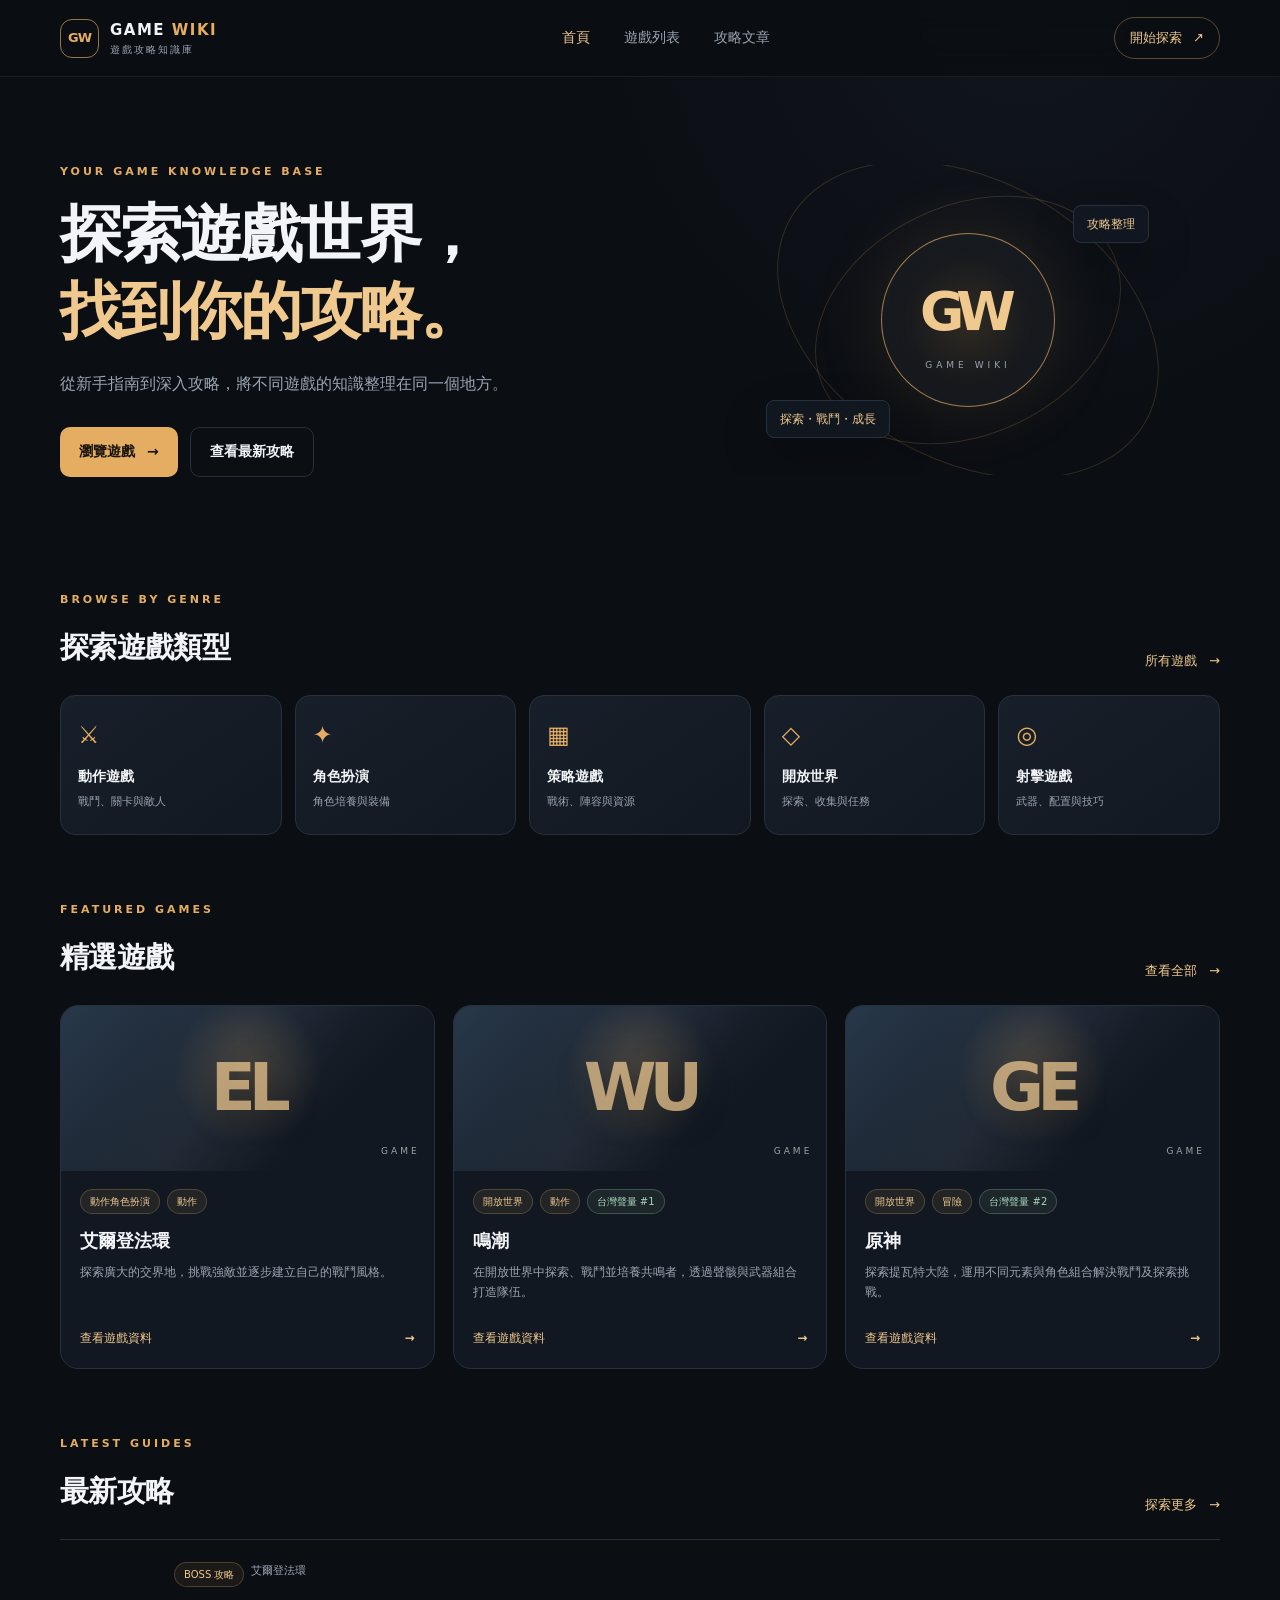
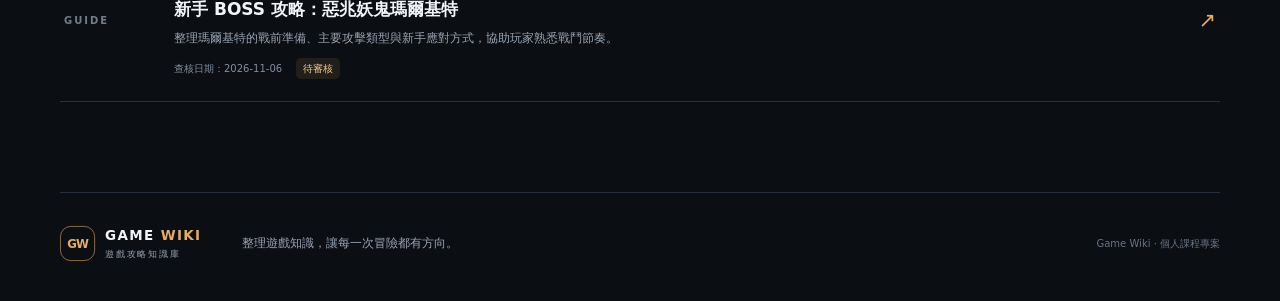
<file: index.html>
<!doctype html>
<html lang="zh-Hant">
<head>
  <meta charset="utf-8">
  <meta name="viewport" content="width=device-width, initial-scale=1">
  <meta name="description" content="Game Wiki 遊戲攻略知識庫，整理不同遊戲的介紹、BOSS 攻略、裝備與實用技巧。">
  <title>Game Wiki｜遊戲攻略知識庫</title>
  <link rel="stylesheet" href="css/style.css">
  <script src="js/data-fallback.js" defer></script>
  <script src="js/main.js" defer></script>
  <script src="js/home.js" defer></script>
</head>
<body>
  <header id="site-header" class="site-header"></header>
  <main>
    <section class="hero container">
      <div class="hero-copy">
        <p class="eyebrow">YOUR GAME KNOWLEDGE BASE</p>
        <h1>探索遊戲世界，<br><span>找到你的攻略。</span></h1>
        <p class="hero-description">從新手指南到深入攻略，將不同遊戲的知識整理在同一個地方。</p>
        <div class="hero-actions">
          <a class="button button-primary" href="games.html">瀏覽遊戲 <span aria-hidden="true">→</span></a>
          <a class="button button-ghost" href="#latest-guides">查看最新攻略</a>
        </div>
      </div>
      <div class="hero-art" aria-label="Game Wiki 遊戲知識庫主視覺">
        <div class="orbit orbit-one"></div><div class="orbit orbit-two"></div>
        <div class="hero-emblem"><span>GW</span><small>GAME WIKI</small></div>
        <div class="floating-tag tag-top">攻略整理</div>
        <div class="floating-tag tag-bottom">探索・戰鬥・成長</div>
      </div>
    </section>

    <section class="container section-block">
      <div class="section-heading">
        <div><p class="eyebrow">BROWSE BY GENRE</p><h2>探索遊戲類型</h2></div>
        <a class="text-link" href="games.html">所有遊戲 <span aria-hidden="true">→</span></a>
      </div>
      <div class="genre-grid">
        <a class="genre-card" href="games.html?genre=動作"><span class="genre-symbol">⚔</span><strong>動作遊戲</strong><small>戰鬥、關卡與敵人</small></a>
        <a class="genre-card" href="games.html?genre=角色扮演"><span class="genre-symbol">✦</span><strong>角色扮演</strong><small>角色培養與裝備</small></a>
        <a class="genre-card" href="games.html?genre=策略"><span class="genre-symbol">▦</span><strong>策略遊戲</strong><small>戰術、陣容與資源</small></a>
        <a class="genre-card" href="games.html?genre=開放世界"><span class="genre-symbol">◇</span><strong>開放世界</strong><small>探索、收集與任務</small></a>
        <a class="genre-card" href="games.html?genre=射擊"><span class="genre-symbol">◎</span><strong>射擊遊戲</strong><small>武器、配置與技巧</small></a>
      </div>
    </section>

    <section class="container section-block">
      <div class="section-heading"><div><p class="eyebrow">FEATURED GAMES</p><h2>精選遊戲</h2></div><a class="text-link" href="games.html">查看全部 <span aria-hidden="true">→</span></a></div>
      <div id="featured-games" class="card-grid"><p class="loading-text">正在載入遊戲資料…</p></div>
    </section>

    <section id="latest-guides" class="container section-block section-last">
      <div class="section-heading"><div><p class="eyebrow">LATEST GUIDES</p><h2>最新攻略</h2></div><a class="text-link" href="games.html">探索更多 <span aria-hidden="true">→</span></a></div>
      <div id="latest-articles" class="article-list"><p class="loading-text">正在載入攻略資料…</p></div>
    </section>
  </main>
  <footer id="site-footer"></footer>
</body>
</html>
</file>
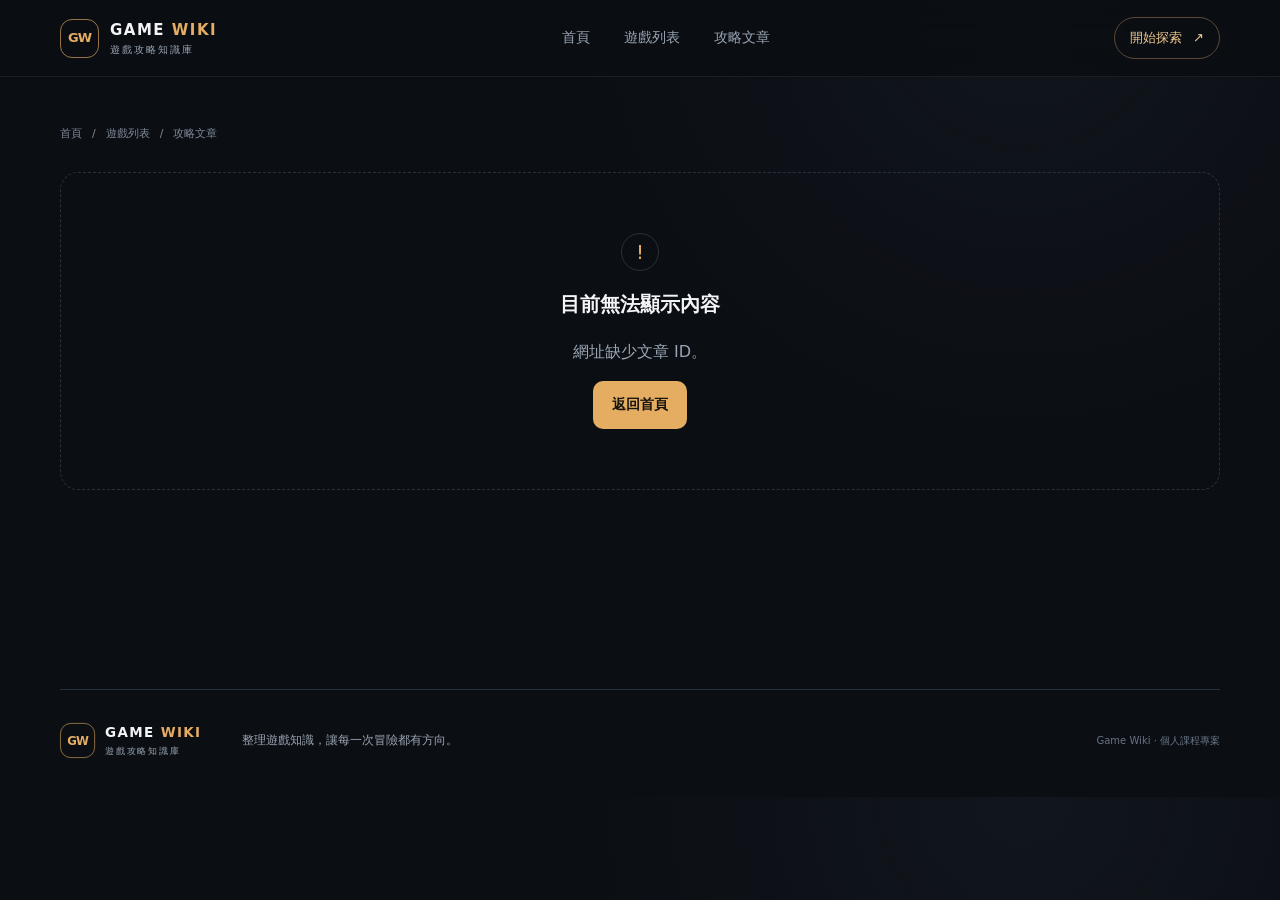
<file: article.html>
<!doctype html>
<html lang="zh-Hant">
<head>
  <meta charset="utf-8"><meta name="viewport" content="width=device-width, initial-scale=1">
  <meta name="description" content="Game Wiki 遊戲攻略文章。">
  <title>攻略文章｜Game Wiki</title>
  <link rel="stylesheet" href="css/style.css"><script src="js/data-fallback.js" defer></script><script src="js/main.js" defer></script><script src="js/article.js" defer></script>
</head>
<body>
  <header id="site-header" class="site-header"></header>
  <main class="container page-main"><nav class="breadcrumbs" aria-label="麵包屑導覽"><a href="index.html">首頁</a><span>/</span><a href="games.html">遊戲列表</a><span>/</span><span>攻略文章</span></nav>
    <div id="article-detail"><p class="loading-text">正在載入攻略文章…</p></div>
  </main>
  <footer id="site-footer"></footer>
</body>
</html>
</file>
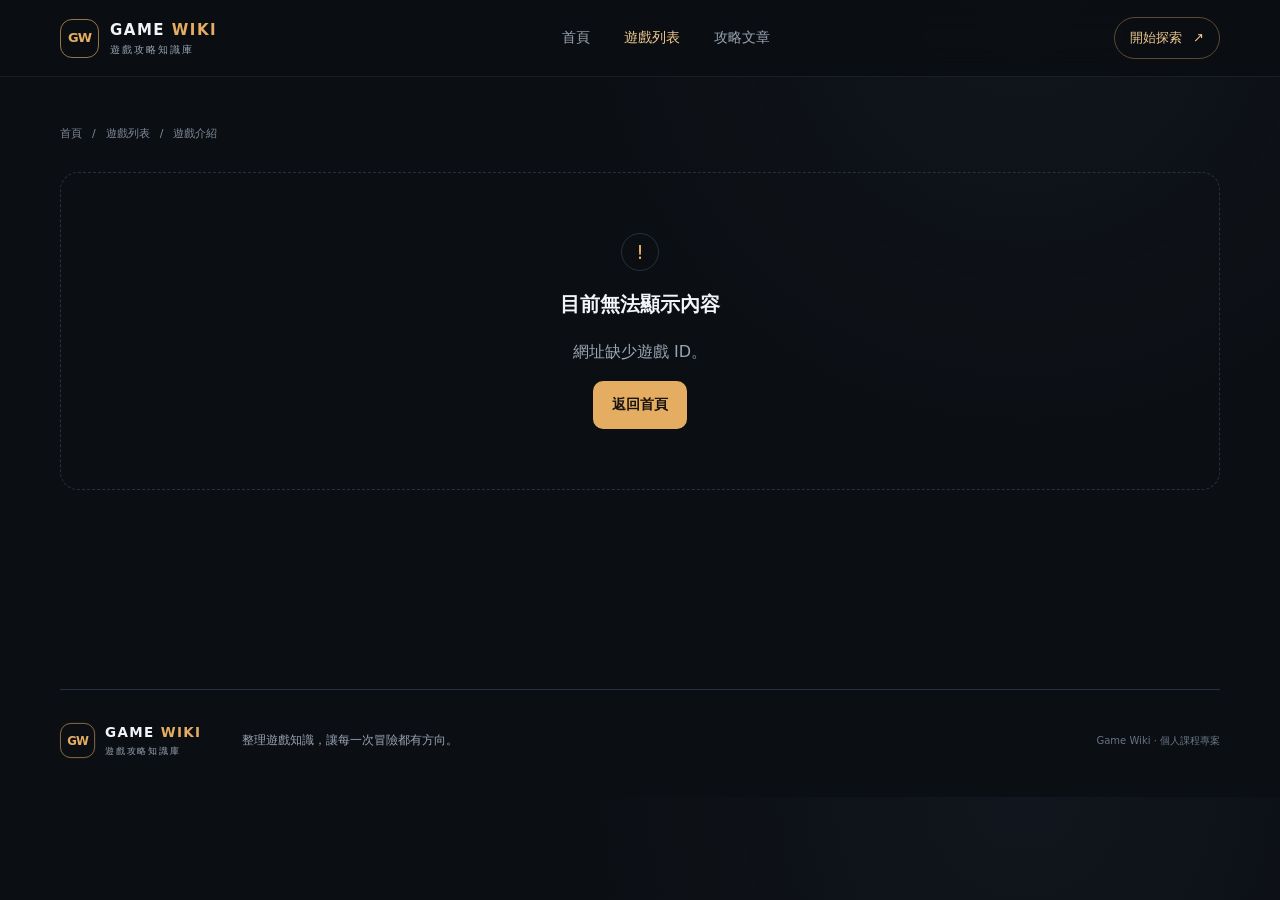
<file: game.html>
<!doctype html>
<html lang="zh-Hant">
<head>
  <meta charset="utf-8"><meta name="viewport" content="width=device-width, initial-scale=1">
  <meta name="description" content="遊戲介紹與相關攻略。">
  <title>遊戲介紹｜Game Wiki</title>
  <link rel="stylesheet" href="css/style.css"><script src="js/data-fallback.js" defer></script><script src="js/main.js" defer></script><script src="js/game.js" defer></script>
</head>
<body>
  <header id="site-header" class="site-header"></header>
  <main class="container page-main"><nav class="breadcrumbs" aria-label="麵包屑導覽"><a href="index.html">首頁</a><span>/</span><a href="games.html">遊戲列表</a><span>/</span><span id="breadcrumb-current">遊戲介紹</span></nav>
    <div id="game-detail"><p class="loading-text">正在載入遊戲資料…</p></div>
  </main>
  <footer id="site-footer"></footer>
</body>
</html>
</file>
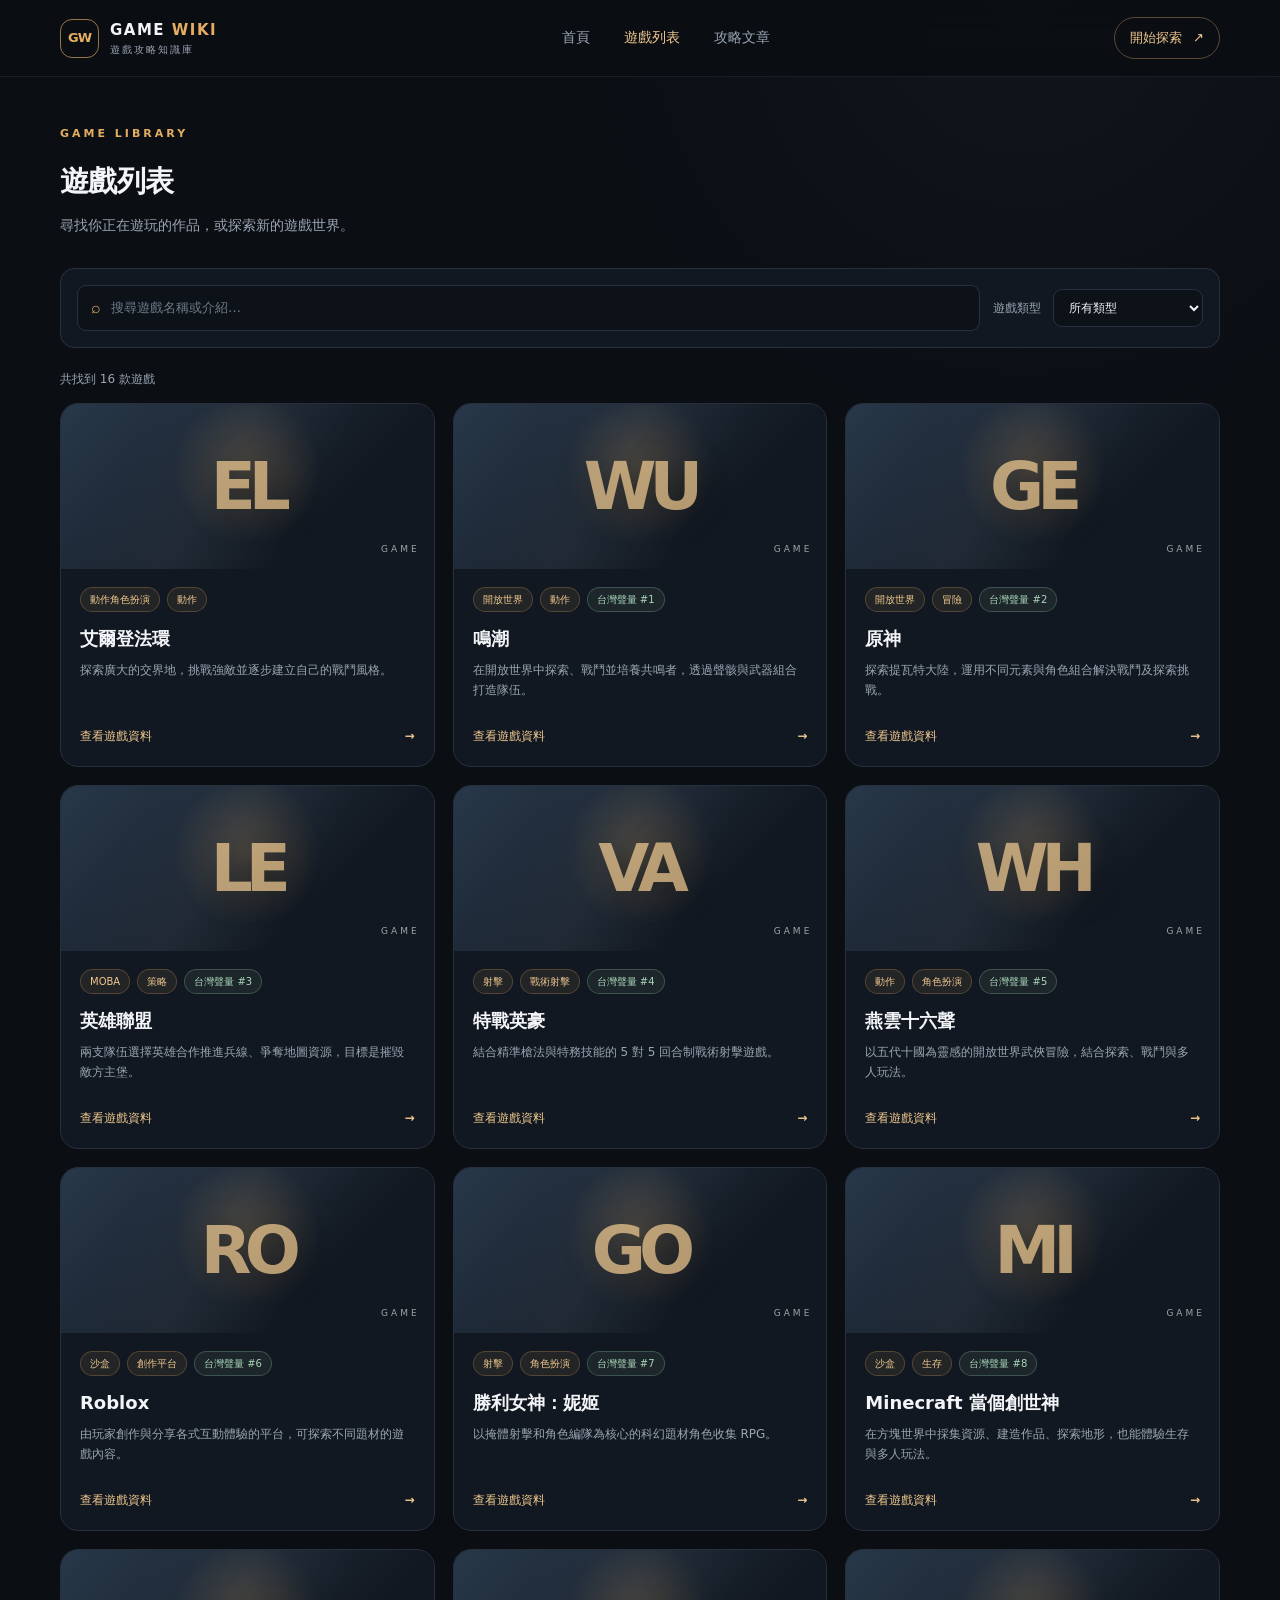
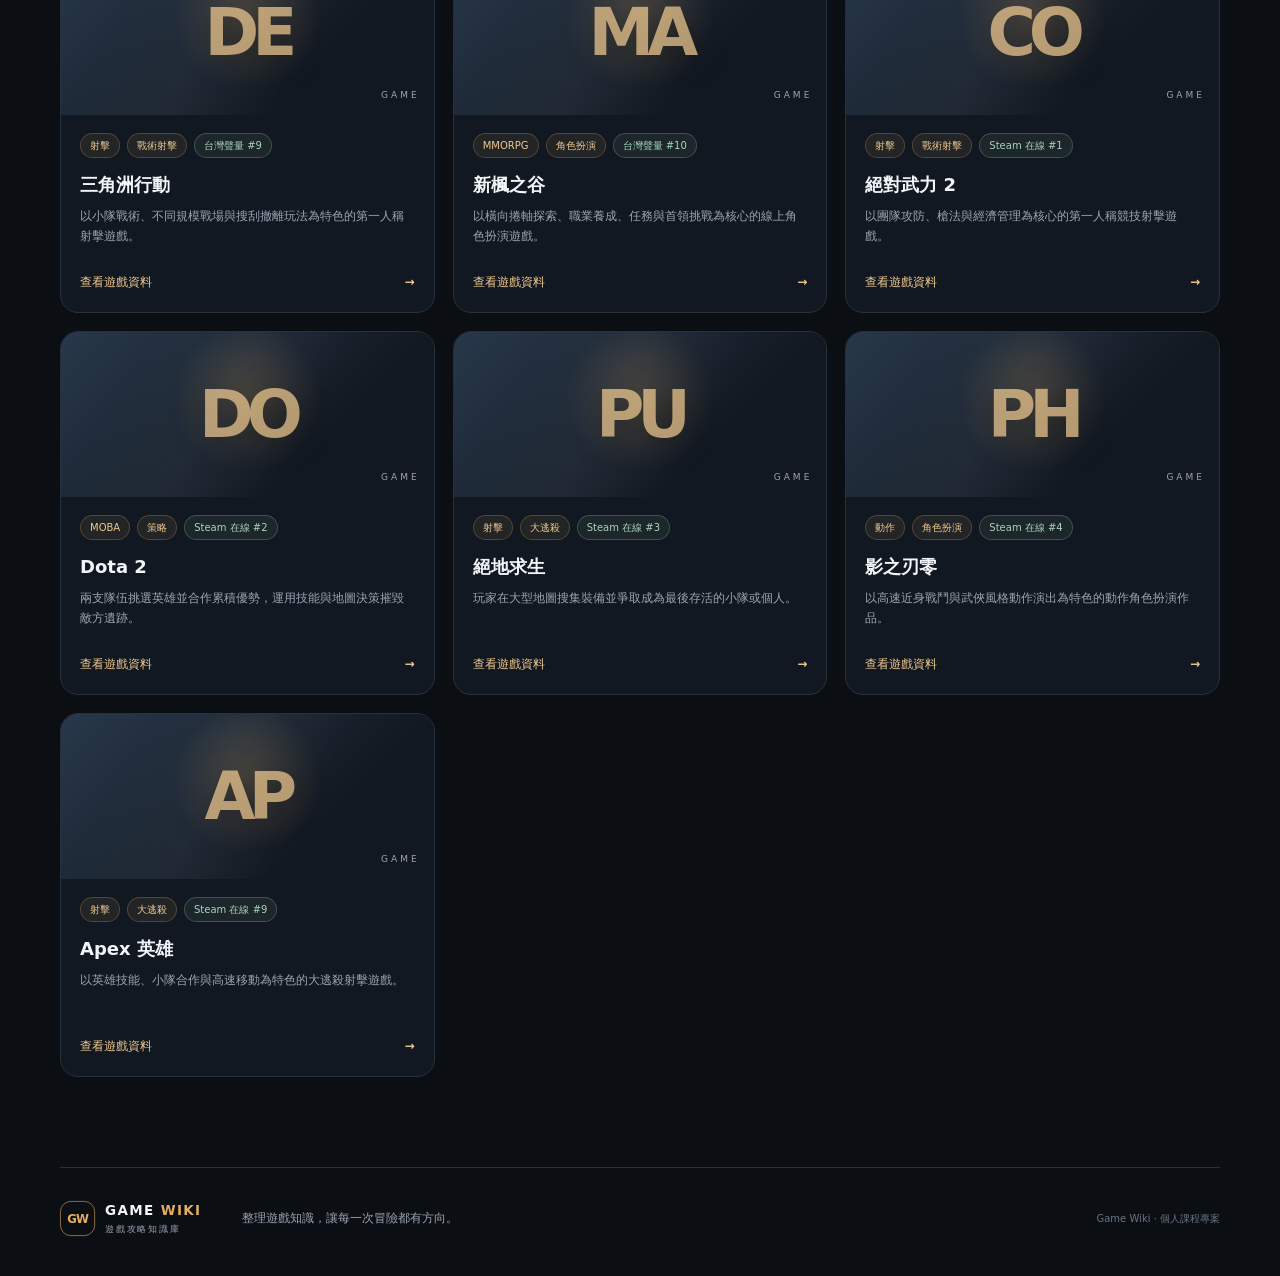
<file: games.html>
<!doctype html>
<html lang="zh-Hant">
<head>
  <meta charset="utf-8"><meta name="viewport" content="width=device-width, initial-scale=1">
  <meta name="description" content="瀏覽 Game Wiki 收錄的遊戲，依名稱搜尋或依遊戲類型篩選。">
  <title>遊戲列表｜Game Wiki</title>
  <link rel="stylesheet" href="css/style.css"><script src="js/data-fallback.js" defer></script><script src="js/main.js" defer></script><script src="js/games.js" defer></script>
</head>
<body>
  <header id="site-header" class="site-header"></header>
  <main class="container page-main">
    <div class="page-title"><p class="eyebrow">GAME LIBRARY</p><h1>遊戲列表</h1><p>尋找你正在遊玩的作品，或探索新的遊戲世界。</p></div>
    <section class="filter-panel" aria-label="搜尋與篩選遊戲">
      <label class="search-box"><span aria-hidden="true">⌕</span><input id="game-search" type="search" placeholder="搜尋遊戲名稱或介紹…" aria-label="搜尋遊戲"></label>
      <label class="select-label">遊戲類型
        <select id="genre-filter"><option value="">所有類型</option></select>
      </label>
    </section>
    <p id="game-count" class="result-count" aria-live="polite"></p>
    <section id="game-list" class="card-grid"><p class="loading-text">正在載入遊戲資料…</p></section>
  </main>
  <footer id="site-footer"></footer>
</body>
</html>
</file>
<file: css/style.css>
:root{--bg:#0b0e13;--panel:#121821;--panel-2:#171f2a;--line:#27313e;--text:#f2f4f7;--muted:#9aa5b3;--accent:#e4ad62;--accent-2:#f0c98f;--green:#93c6a8;--radius:18px;--shadow:0 18px 45px rgba(0,0,0,.22);--max:1160px}
*{box-sizing:border-box}html{scroll-behavior:smooth}body{margin:0;background:radial-gradient(circle at 80% 0%,rgba(60,79,103,.12),transparent 28rem),var(--bg);color:var(--text);font-family:'Noto Sans TC',system-ui,-apple-system,sans-serif;line-height:1.7}a{color:inherit;text-decoration:none}button,input,select{font:inherit}.container{width:min(var(--max),calc(100% - 48px));margin-inline:auto}.site-header{position:sticky;top:0;z-index:20;background:rgba(11,14,19,.88);backdrop-filter:blur(16px);border-bottom:1px solid rgba(255,255,255,.07)}.nav-wrap{min-height:76px;display:flex;align-items:center;justify-content:space-between;gap:28px}.brand{display:inline-flex;align-items:center;gap:11px;font-size:15px;letter-spacing:1.5px;font-weight:700;line-height:1.2}.brand b{color:var(--accent)}.brand small{display:block;color:var(--muted);font-size:10px;letter-spacing:2px;font-weight:500;margin-top:5px}.brand-mark{width:39px;height:39px;display:grid;place-items:center;border:1px solid rgba(228,173,98,.65);border-radius:12px;color:var(--accent);font-size:13px;letter-spacing:-1px}.main-nav{display:flex;align-items:center;gap:34px;color:var(--muted);font-size:14px}.main-nav a{transition:color .2s}.main-nav a:hover,.main-nav a[aria-current=page]{color:var(--accent-2)}.nav-cta{border:1px solid #5a4935;padding:9px 15px;border-radius:999px;color:var(--accent-2);font-size:13px}.nav-cta span{margin-left:7px}.hero{min-height:475px;display:grid;grid-template-columns:1.1fr .9fr;align-items:center;gap:40px;padding-block:76px 65px}.eyebrow{font-size:11px;letter-spacing:3px;color:var(--accent);font-weight:700;margin:0 0 13px}.hero h1{font-size:clamp(38px,5vw,62px);line-height:1.25;letter-spacing:-2px;margin:0 0 20px}.hero h1 span{color:var(--accent-2)}.hero-description{max-width:520px;color:var(--muted);font-size:16px}.hero-actions{display:flex;gap:12px;flex-wrap:wrap;margin-top:30px}.button{display:inline-flex;align-items:center;justify-content:center;gap:12px;padding:12px 19px;border-radius:10px;font-size:14px;font-weight:700;transition:transform .2s,background .2s}.button:hover{transform:translateY(-2px)}.button-primary{background:var(--accent);color:#17130e}.button-primary:hover{background:var(--accent-2)}.button-ghost{border:1px solid var(--line);color:var(--text)}.hero-art{height:310px;position:relative;display:grid;place-items:center;overflow:hidden}.orbit{position:absolute;border:1px solid rgba(228,173,98,.18);border-radius:50%;transform:rotate(-25deg)}.orbit-one{width:320px;height:230px}.orbit-two{width:410px;height:280px;transform:rotate(30deg)}.hero-emblem{width:174px;height:174px;border:1px solid rgba(228,173,98,.7);border-radius:50%;display:flex;flex-direction:column;align-items:center;justify-content:center;background:radial-gradient(circle,rgba(228,173,98,.17),rgba(18,24,33,.6) 68%);box-shadow:0 0 75px rgba(228,173,98,.12),inset 0 0 35px rgba(228,173,98,.08)}.hero-emblem span{font-size:54px;font-weight:900;letter-spacing:-8px;color:var(--accent-2);padding-right:8px}.hero-emblem small{font-size:9px;letter-spacing:4px;color:var(--muted)}.floating-tag{position:absolute;border:1px solid var(--line);background:rgba(18,24,33,.92);padding:8px 13px;border-radius:8px;font-size:12px;color:var(--accent-2);box-shadow:var(--shadow)}.tag-top{top:40px;right:14%}.tag-bottom{bottom:37px;left:10%}.section-block{padding-block:39px 27px}.section-last{padding-bottom:90px}.section-heading{display:flex;justify-content:space-between;align-items:end;gap:20px;margin-bottom:23px}.section-heading h2,.page-title h1{font-size:29px;letter-spacing:-.7px;margin:0}.text-link{font-size:13px;color:var(--accent-2)}.text-link span{margin-left:8px}.genre-grid{display:grid;grid-template-columns:repeat(5,1fr);gap:13px}.genre-card{min-height:140px;padding:19px 17px;background:linear-gradient(145deg,var(--panel-2),var(--panel));border:1px solid var(--line);border-radius:15px;display:flex;flex-direction:column;transition:transform .2s,border-color .2s}.genre-card:hover{transform:translateY(-4px);border-color:#8b6a43}.genre-symbol{font-size:24px;color:var(--accent);margin-bottom:9px}.genre-card strong{font-size:14px}.genre-card small{font-size:11px;color:var(--muted);margin-top:4px}.card-grid{display:grid;grid-template-columns:repeat(3,minmax(0,1fr));gap:18px}.game-card{border:1px solid var(--line);border-radius:var(--radius);overflow:hidden;background:var(--panel);transition:transform .2s,border-color .2s}.game-card:hover{transform:translateY(-4px);border-color:#80613d}.game-card-link{display:block;height:100%}.game-art{height:165px;position:relative;display:grid;place-items:center;overflow:hidden;background:radial-gradient(circle at 50% 40%,rgba(228,173,98,.22),transparent 35%),linear-gradient(135deg,#28384a,#121821 70%)}.game-art:before{content:"";position:absolute;inset:0;background:linear-gradient(120deg,transparent 20%,rgba(255,255,255,.035),transparent 65%)}.game-art.has-image{background-size:cover;background-position:center}.art-monogram{font-size:66px;line-height:1;font-weight:900;letter-spacing:-7px;color:rgba(240,201,143,.72);text-shadow:0 5px 30px rgba(0,0,0,.4)}.art-label{position:absolute;bottom:12px;right:14px;font-size:9px;letter-spacing:3px;color:rgba(255,255,255,.6)}.game-card-body{padding:18px 19px 20px}.chip-row{display:flex;flex-wrap:wrap;gap:7px}.chip,.tag{display:inline-flex;align-items:center;border:1px solid rgba(228,173,98,.25);background:rgba(228,173,98,.08);color:var(--accent-2);border-radius:999px;padding:3px 9px;font-size:10px}.chip-link:hover{background:rgba(228,173,98,.16)}.game-card h3{font-size:18px;margin:12px 0 5px}.game-card p{min-height:48px;font-size:12px;color:var(--muted);margin:0}.card-more{display:flex;justify-content:space-between;color:var(--accent-2);font-size:12px;margin-top:18px}.article-list{display:flex;flex-direction:column;border-top:1px solid var(--line)}.article-row{display:grid;grid-template-columns:90px 1fr 34px;align-items:center;gap:20px;padding:22px 4px;border-bottom:1px solid var(--line)}.article-index{color:#6f7d8d;font-size:10px;letter-spacing:2px;font-weight:700}.article-row h3{font-size:17px;margin:8px 0 4px}.article-row h3 a:hover{color:var(--accent-2)}.article-row p{font-size:12px;color:var(--muted);margin:0}.article-meta{display:flex;gap:14px;align-items:center;flex-wrap:wrap;color:#8290a0;font-size:10px;margin-top:10px}.row-arrow{color:var(--accent);font-size:21px;text-align:right}.muted-chip,.muted-text{color:var(--muted);font-size:11px}.status{border-radius:5px;padding:2px 7px;background:rgba(228,173,98,.1);color:var(--accent-2)}.status-reviewed{background:rgba(147,198,168,.12);color:var(--green)}.status-published{background:rgba(147,198,168,.12);color:var(--green)}.page-main{min-height:68vh;padding-top:48px;padding-bottom:90px}.page-title{margin-bottom:30px}.page-title p:last-child{color:var(--muted);font-size:14px;margin-top:8px}.filter-panel{display:flex;gap:13px;padding:16px;background:var(--panel);border:1px solid var(--line);border-radius:14px}.search-box{display:flex;align-items:center;gap:10px;flex:1;padding:0 13px;border:1px solid var(--line);border-radius:9px;color:var(--accent);background:#0d1219}.search-box input{width:100%;border:0;outline:0;color:var(--text);background:transparent;padding:11px 0;font-size:13px}.search-box input::placeholder{color:#6f7b89}.select-label{display:flex;align-items:center;gap:12px;color:var(--muted);font-size:12px}.select-label select{min-width:150px;padding:10px 30px 10px 11px;color:var(--text);background:#0d1219;border:1px solid var(--line);border-radius:9px}.result-count{color:var(--muted);font-size:12px;margin:21px 0 14px}.empty-state{grid-column:1/-1;text-align:center;padding:60px 20px;border:1px dashed var(--line);border-radius:var(--radius);color:var(--muted)}.empty-state h2{color:var(--text);font-size:20px}.empty-icon{display:inline-grid;place-items:center;width:38px;height:38px;border-radius:50%;border:1px solid var(--line);color:var(--accent);font-size:20px}.loading-text,.empty-note{color:var(--muted);font-size:13px;padding:20px}.breadcrumbs{display:flex;gap:10px;align-items:center;color:#7f8a98;font-size:11px;margin-bottom:28px}.breadcrumbs a:hover{color:var(--accent-2)}.game-detail-hero{display:grid;grid-template-columns:.8fr 1.2fr;gap:38px;align-items:center;padding:25px 0 45px}.game-detail-art{min-height:280px;border:1px solid var(--line);border-radius:var(--radius);display:grid;place-items:center;background:radial-gradient(circle at 50% 45%,rgba(228,173,98,.22),transparent 33%),linear-gradient(145deg,#28384a,#121821)}.game-detail-art span{font-size:100px;font-weight:900;letter-spacing:-12px;color:rgba(240,201,143,.7)}.game-detail-copy h1{font-size:clamp(32px,4vw,48px);margin:10px 0 0}.english-name{font-size:11px;letter-spacing:3px;color:var(--accent);margin:0 0 16px}.lead{color:#b1bac5;line-height:1.9;margin-bottom:25px}.article-page{max-width:1000px;margin:0 auto}.article-header{padding:20px 0 30px;border-bottom:1px solid var(--line)}.article-header h1{font-size:clamp(28px,4vw,42px);line-height:1.4;margin:17px 0}.article-summary{font-size:16px;color:#b3bdc9;max-width:800px}.article-layout{display:grid;grid-template-columns:minmax(0,1fr) 255px;gap:45px;padding-top:35px}.article-prose{min-width:0}.prose-section{margin-bottom:38px}.prose-section h2{font-size:22px;border-left:3px solid var(--accent);padding-left:13px;margin:0 0 16px}.prose-section p,.prose-section li{font-size:14px;color:#c0c8d2;line-height:2}.prose-section ul,.prose-section ol{padding-left:23px}.prose-section li{padding-left:5px;margin:7px 0}.prose-section li::marker{color:var(--accent)}.article-sidebar{display:flex;flex-direction:column;gap:15px}.sidebar-card{padding:18px;background:var(--panel);border:1px solid var(--line);border-radius:13px;height:max-content}.sidebar-card h3{font-size:14px;margin:0 0 14px}.sidebar-card p{font-size:12px;color:#c0c8d2;display:flex;flex-direction:column;gap:5px}.sidebar-card p span{color:var(--muted);font-size:10px}.tag-list{display:flex;flex-wrap:wrap;gap:7px;margin-top:13px}.source-list{list-style:none;margin:0;padding:0}.source-list li{padding:9px 0;border-top:1px solid var(--line);font-size:11px;display:flex;flex-direction:column;gap:3px}.source-list a{color:var(--accent-2);overflow-wrap:anywhere}.source-type{color:var(--muted);font-size:10px}.footer-inner{border-top:1px solid var(--line);padding-block:28px 35px;display:flex;align-items:center;gap:25px;flex-wrap:wrap}.footer-inner p{color:var(--muted);font-size:12px;margin-right:auto}.footer-inner>small{color:#687585;font-size:10px}.footer-brand{transform:scale(.9);transform-origin:left center}.site-header a:focus-visible,.button:focus-visible,.game-card a:focus-visible,input:focus-visible,select:focus-visible{outline:2px solid var(--accent-2);outline-offset:3px}
@media(max-width:850px){.hero{grid-template-columns:1fr .75fr;gap:10px}.hero-art{transform:scale(.85)}.genre-grid{grid-template-columns:repeat(3,1fr)}.card-grid{grid-template-columns:repeat(2,minmax(0,1fr))}.article-layout{grid-template-columns:1fr}.article-sidebar{display:grid;grid-template-columns:repeat(2,minmax(0,1fr))}.game-detail-hero{grid-template-columns:.7fr 1.3fr;gap:22px}}
@media(max-width:600px){.container{width:min(100% - 32px,var(--max))}.nav-wrap{min-height:68px;gap:10px;flex-wrap:wrap;padding-block:10px}.brand{font-size:13px}.brand-mark{width:34px;height:34px}.main-nav{order:3;width:100%;justify-content:center;gap:30px;padding:5px 0 2px;font-size:12px}.nav-cta{font-size:11px;padding:7px 10px}.hero{display:block;padding-block:56px 30px}.hero h1{font-size:40px}.hero-art{height:220px;transform:scale(.8);margin-top:7px}.section-block{padding-top:28px}.section-heading h2,.page-title h1{font-size:24px}.genre-grid{grid-template-columns:repeat(2,1fr);gap:9px}.genre-card{min-height:120px;padding:14px}.card-grid{grid-template-columns:1fr}.game-art{height:180px}.article-row{grid-template-columns:1fr 25px;gap:8px;padding:18px 2px}.article-index{display:none}.article-row-content{min-width:0}.row-arrow{grid-column:2;grid-row:1}.filter-panel{flex-direction:column}.select-label{justify-content:space-between}.select-label select{flex:1}.page-main{padding-top:32px}.game-detail-hero{grid-template-columns:1fr;padding-top:0}.game-detail-art{min-height:190px}.game-detail-art span{font-size:75px}.article-sidebar{grid-template-columns:1fr}.article-header h1{font-size:28px}.article-summary{font-size:14px}.footer-inner{gap:12px}.footer-inner p{width:100%;order:3}.footer-inner>small{margin-left:auto}}

/* 熱門收錄依據 */
.popularity-chip{border-color:rgba(147,198,168,.28);background:rgba(147,198,168,.08);color:#a9d5b8}.popularity-note{display:flex;flex-direction:column;gap:6px;margin:0 0 22px;padding:13px 15px;border:1px solid var(--line);border-left:3px solid var(--green);border-radius:10px;background:rgba(147,198,168,.045)}.popularity-note strong{font-size:12px;color:var(--green)}.popularity-note p{font-size:12px;color:var(--text);margin:0}.popularity-note small{font-size:10px;color:var(--muted);line-height:1.6}.popularity-note a{font-size:11px;color:var(--accent-2);width:max-content;max-width:100%;overflow-wrap:anywhere}
</file>
